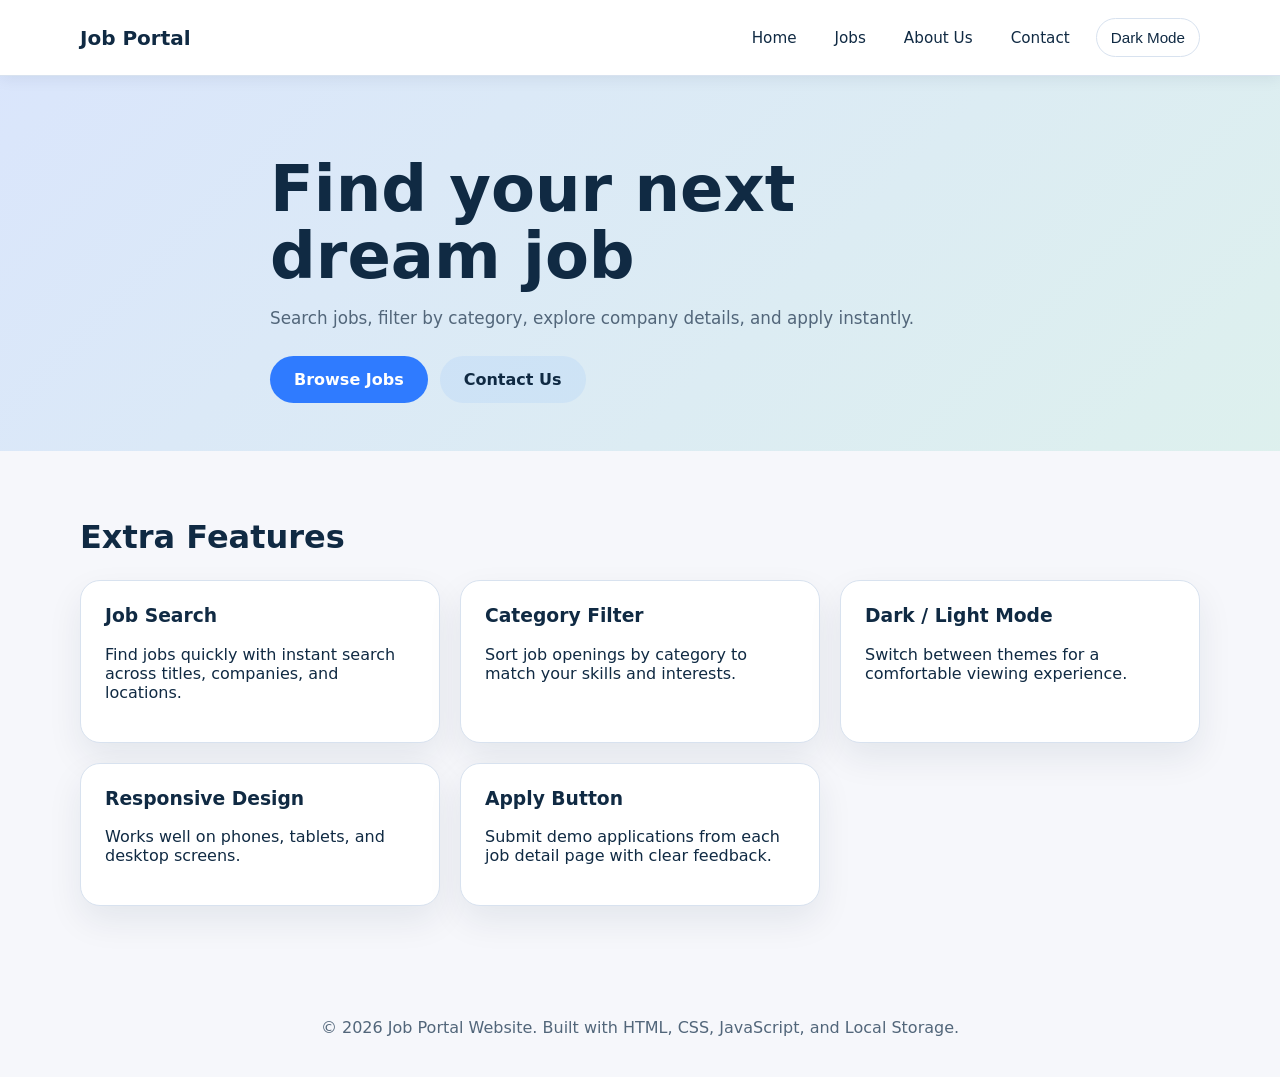
<file: index.html>
<!DOCTYPE html>
<html lang="en">
<head>
  <meta charset="UTF-8" />
  <meta name="viewport" content="width=device-width, initial-scale=1.0" />
  <title>Job Portal Website</title>
  <link rel="stylesheet" href="css/styles.css" />
</head>
<body>
  <header class="site-header">
    <div class="container header-inner">
      <a href="index.html" class="logo">Job Portal</a>
      <nav class="main-nav">
        <a href="index.html">Home</a>
        <a href="jobs.html">Jobs</a>
        <a href="about.html">About Us</a>
        <a href="contact.html">Contact</a>
        <button id="themeToggle" class="theme-toggle">Dark Mode</button>
      </nav>
    </div>
  </header>

  <main>
    <section class="hero">
      <div class="container hero-content">
        <h1>Find your next dream job</h1>
        <p>Search jobs, filter by category, explore company details, and apply instantly.</p>
        <div class="hero-actions">
          <a href="jobs.html" class="button primary">Browse Jobs</a>
          <a href="contact.html" class="button secondary">Contact Us</a>
        </div>
      </div>
    </section>

    <section class="features container">
      <h2>Extra Features</h2>
      <div class="feature-grid">
        <article>
          <h3>Job Search</h3>
          <p>Find jobs quickly with instant search across titles, companies, and locations.</p>
        </article>
        <article>
          <h3>Category Filter</h3>
          <p>Sort job openings by category to match your skills and interests.</p>
        </article>
        <article>
          <h3>Dark / Light Mode</h3>
          <p>Switch between themes for a comfortable viewing experience.</p>
        </article>
        <article>
          <h3>Responsive Design</h3>
          <p>Works well on phones, tablets, and desktop screens.</p>
        </article>
        <article>
          <h3>Apply Button</h3>
          <p>Submit demo applications from each job detail page with clear feedback.</p>
        </article>
      </div>
    </section>
  </main>

  <footer class="site-footer">
    <div class="container">
      <p>© 2026 Job Portal Website. Built with HTML, CSS, JavaScript, and Local Storage.</p>
    </div>
  </footer>

  <script src="js/app.js"></script>
</body>
</html>
</file>
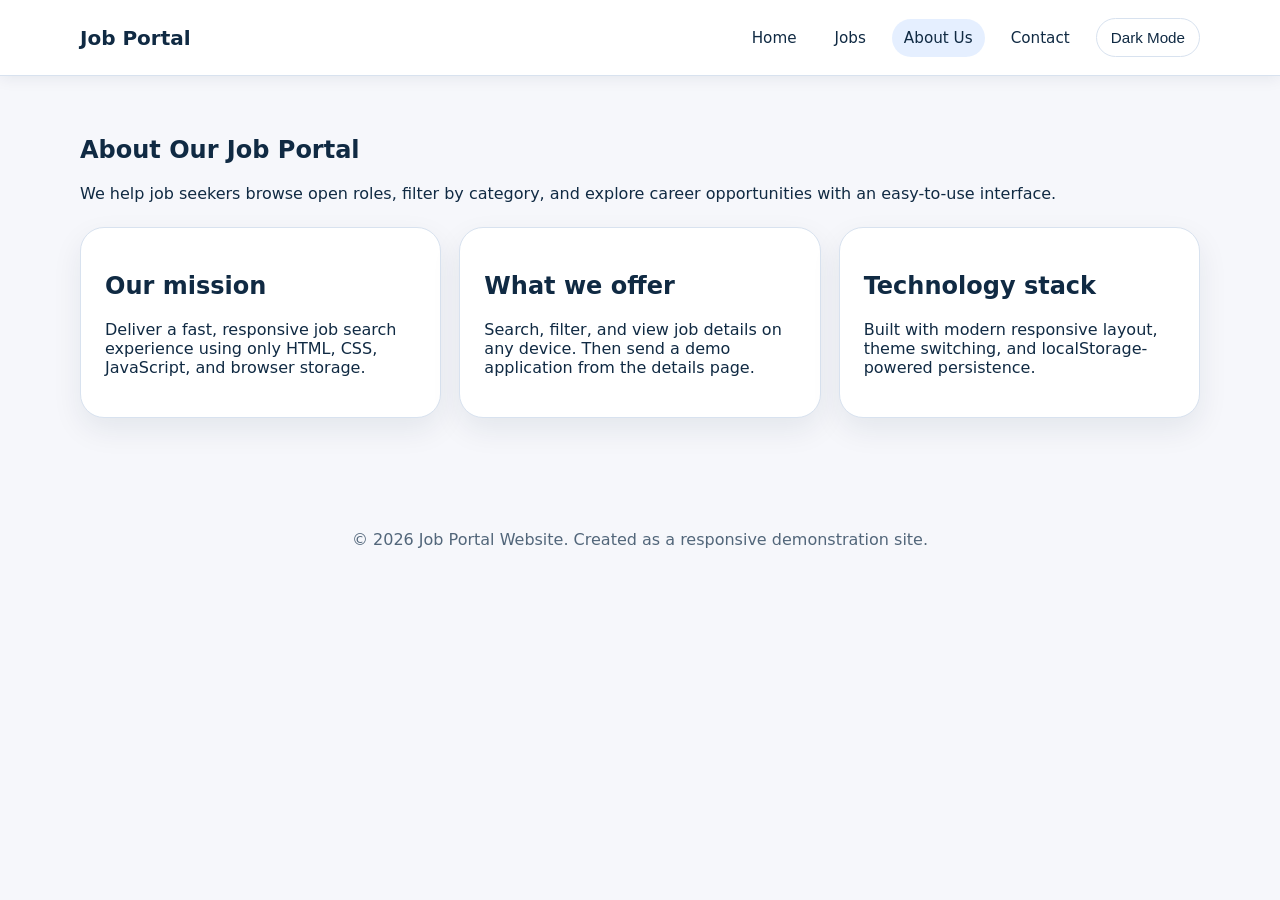
<file: about.html>
<!DOCTYPE html>
<html lang="en">
<head>
  <meta charset="UTF-8" />
  <meta name="viewport" content="width=device-width, initial-scale=1.0" />
  <title>About Us | Job Portal</title>
  <link rel="stylesheet" href="css/styles.css" />
</head>
<body>
  <header class="site-header">
    <div class="container header-inner">
      <a href="index.html" class="logo">Job Portal</a>
      <nav class="main-nav">
        <a href="index.html">Home</a>
        <a href="jobs.html">Jobs</a>
        <a href="about.html" class="active">About Us</a>
        <a href="contact.html">Contact</a>
        <button id="themeToggle" class="theme-toggle">Dark Mode</button>
      </nav>
    </div>
  </header>

  <main class="container about-content">
    <section>
      <h1>About Our Job Portal</h1>
      <p>We help job seekers browse open roles, filter by category, and explore career opportunities with an easy-to-use interface.</p>
      <div class="about-grid">
        <article>
          <h2>Our mission</h2>
          <p>Deliver a fast, responsive job search experience using only HTML, CSS, JavaScript, and browser storage.</p>
        </article>
        <article>
          <h2>What we offer</h2>
          <p>Search, filter, and view job details on any device. Then send a demo application from the details page.</p>
        </article>
        <article>
          <h2>Technology stack</h2>
          <p>Built with modern responsive layout, theme switching, and localStorage-powered persistence.</p>
        </article>
      </div>
    </section>
  </main>

  <footer class="site-footer">
    <div class="container">
      <p>© 2026 Job Portal Website. Created as a responsive demonstration site.</p>
    </div>
  </footer>

  <script src="js/app.js"></script>
</body>
</html>
</file>
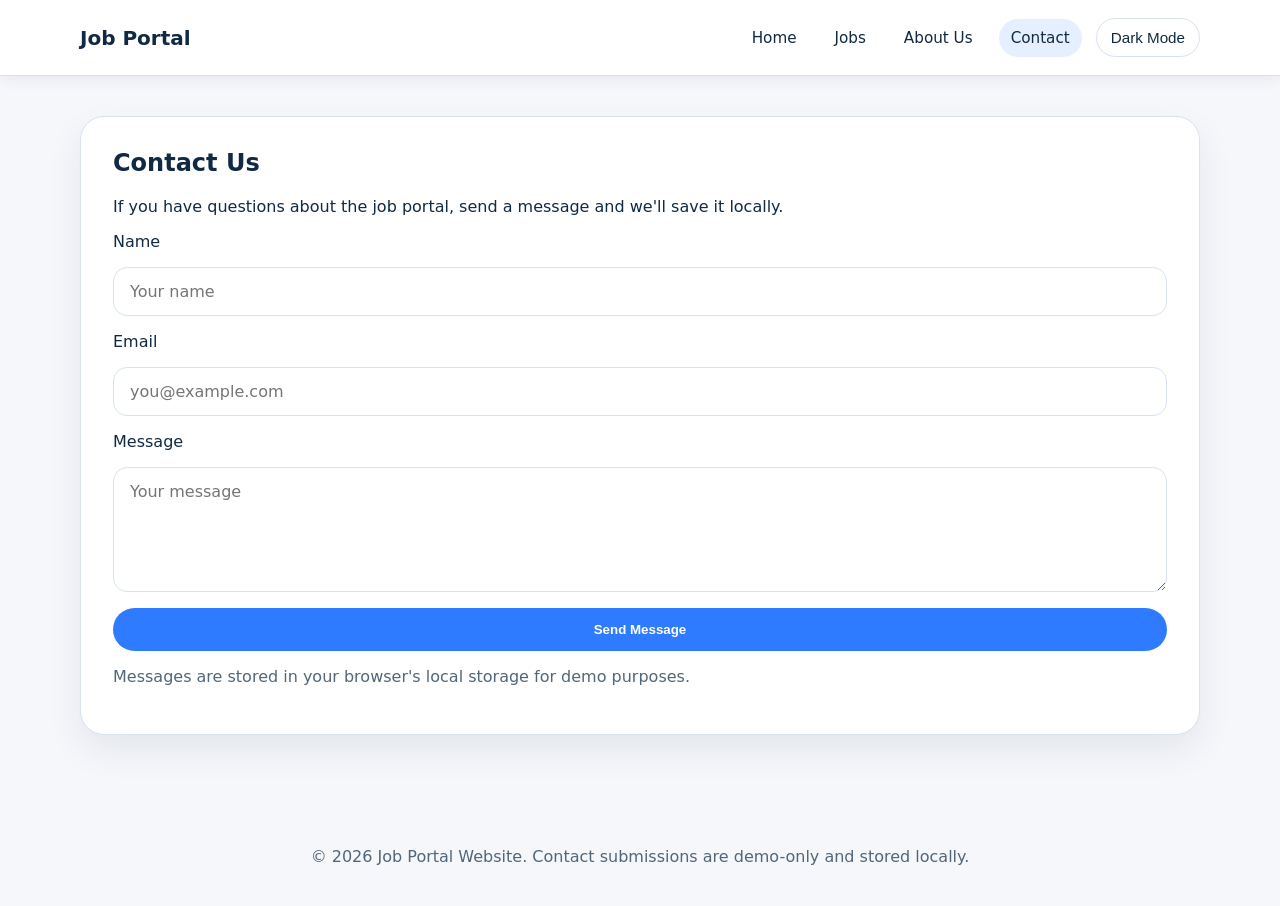
<file: contact.html>
<!DOCTYPE html>
<html lang="en">
<head>
  <meta charset="UTF-8" />
  <meta name="viewport" content="width=device-width, initial-scale=1.0" />
  <title>Contact | Job Portal</title>
  <link rel="stylesheet" href="css/styles.css" />
</head>
<body>
  <header class="site-header">
    <div class="container header-inner">
      <a href="index.html" class="logo">Job Portal</a>
      <nav class="main-nav">
        <a href="index.html">Home</a>
        <a href="jobs.html">Jobs</a>
        <a href="about.html">About Us</a>
        <a href="contact.html" class="active">Contact</a>
        <button id="themeToggle" class="theme-toggle">Dark Mode</button>
      </nav>
    </div>
  </header>

  <main class="container contact-page">
    <section class="contact-card">
      <h1>Contact Us</h1>
      <p>If you have questions about the job portal, send a message and we'll save it locally.</p>
      <form id="contactForm">
        <label for="contactName">Name</label>
        <input id="contactName" type="text" required placeholder="Your name" />

        <label for="contactEmail">Email</label>
        <input id="contactEmail" type="email" required placeholder="you@example.com" />

        <label for="contactMessage">Message</label>
        <textarea id="contactMessage" rows="5" required placeholder="Your message"></textarea>

        <button class="button primary" type="submit">Send Message</button>
      </form>
      <p class="form-note">Messages are stored in your browser's local storage for demo purposes.</p>
      <div id="contactFeedback" class="feedback"></div>
    </section>
  </main>

  <footer class="site-footer">
    <div class="container">
      <p>© 2026 Job Portal Website. Contact submissions are demo-only and stored locally.</p>
    </div>
  </footer>

  <script src="js/app.js"></script>
</body>
</html>
</file>
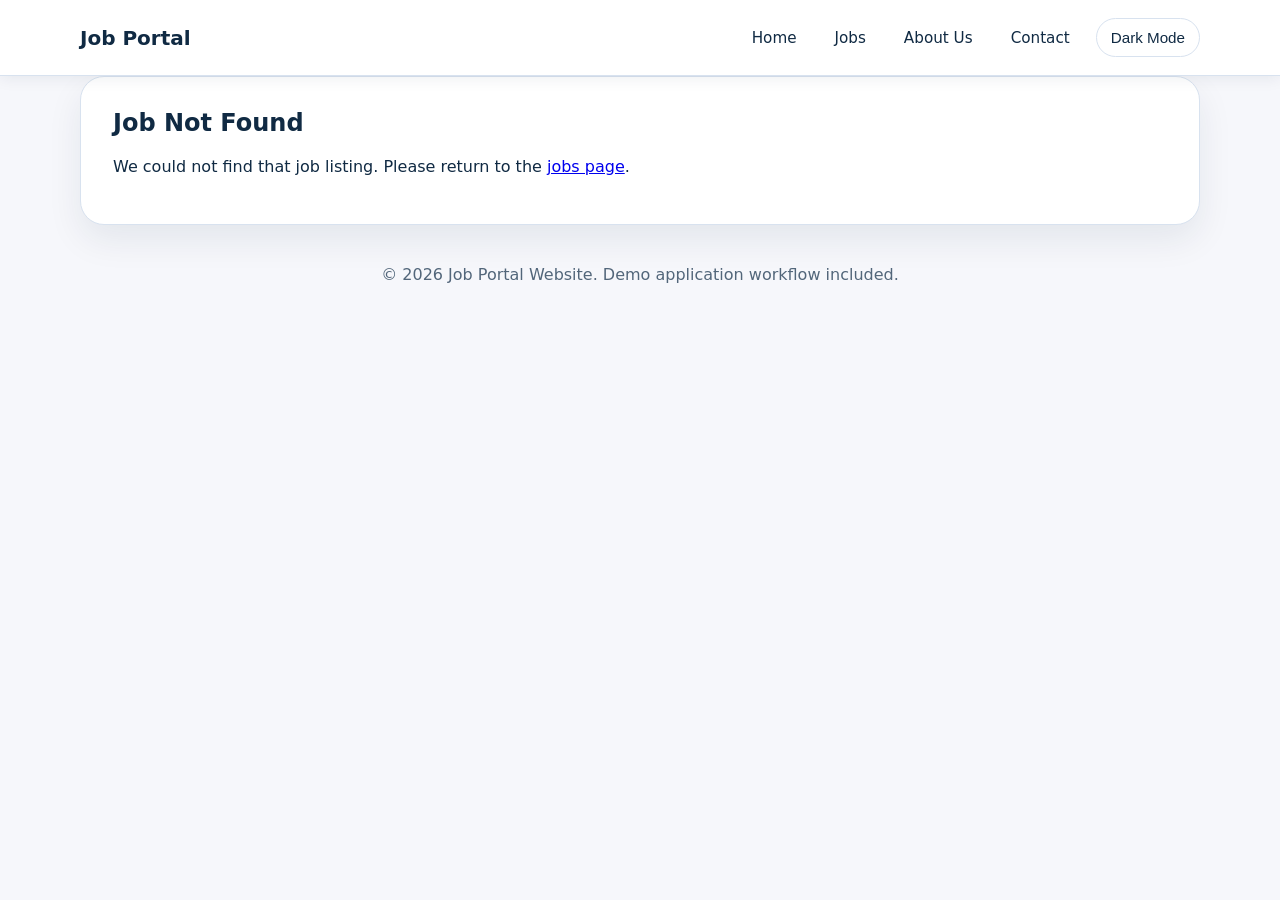
<file: job-details.html>
<!DOCTYPE html>
<html lang="en">
<head>
  <meta charset="UTF-8" />
  <meta name="viewport" content="width=device-width, initial-scale=1.0" />
  <title>Job Details | Job Portal</title>
  <link rel="stylesheet" href="css/styles.css" />
</head>
<body>
  <header class="site-header">
    <div class="container header-inner">
      <a href="index.html" class="logo">Job Portal</a>
      <nav class="main-nav">
        <a href="index.html">Home</a>
        <a href="jobs.html">Jobs</a>
        <a href="about.html">About Us</a>
        <a href="contact.html">Contact</a>
        <button id="themeToggle" class="theme-toggle">Dark Mode</button>
      </nav>
    </div>
  </header>

  <main class="container details-page">
    <section id="jobDetailsContainer">
      <!-- Job detail content injected by JavaScript -->
    </section>
  </main>

  <footer class="site-footer">
    <div class="container">
      <p>© 2026 Job Portal Website. Demo application workflow included.</p>
    </div>
  </footer>

  <script src="js/app.js"></script>
</body>
</html>
</file>
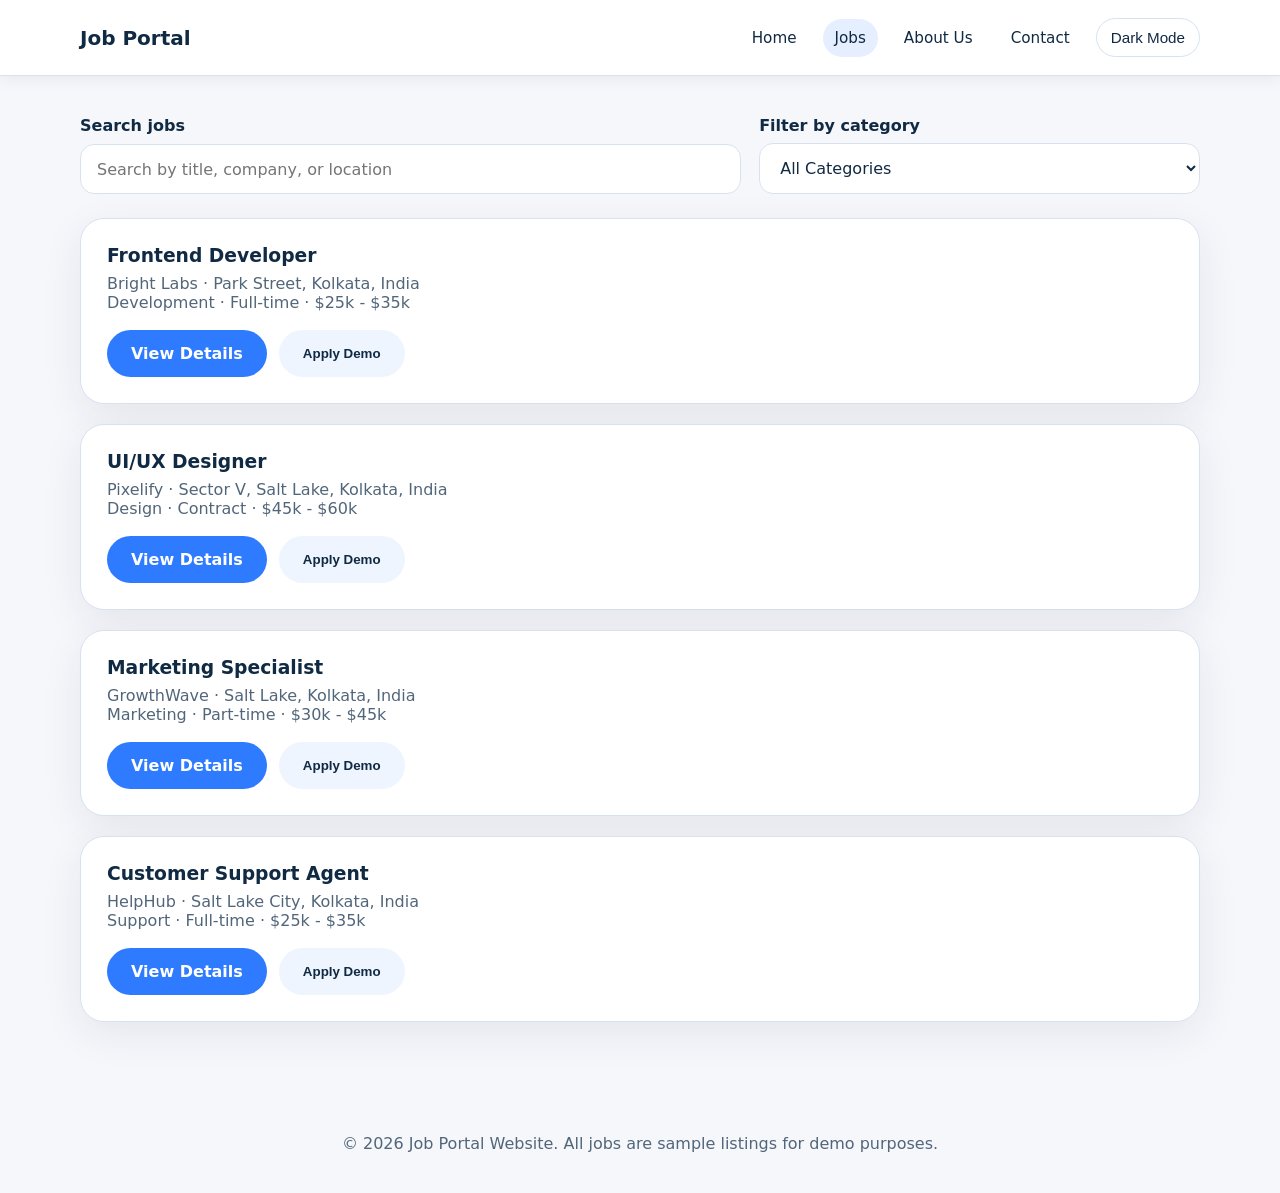
<file: jobs.html>
<!DOCTYPE html>
<html lang="en">
<head>
  <meta charset="UTF-8" />
  <meta name="viewport" content="width=device-width, initial-scale=1.0" />
  <title>Jobs | Job Portal</title>
  <link rel="stylesheet" href="css/styles.css" />
</head>
<body>
  <header class="site-header">
    <div class="container header-inner">
      <a href="index.html" class="logo">Job Portal</a>
      <nav class="main-nav">
        <a href="index.html">Home</a>
        <a href="jobs.html" class="active">Jobs</a>
        <a href="about.html">About Us</a>
        <a href="contact.html">Contact</a>
        <button id="themeToggle" class="theme-toggle">Dark Mode</button>
      </nav>
    </div>
  </header>

  <main class="container">
    <section class="search-panel">
      <div class="search-row">
        <div class="search-field">
          <label for="jobSearch">Search jobs</label>
          <input id="jobSearch" type="search" placeholder="Search by title, company, or location" />
        </div>
        <div class="search-field">
          <label for="categoryFilter">Filter by category</label>
          <select id="categoryFilter">
            <option value="all">All Categories</option>
            <option value="Design">Design</option>
            <option value="Development">Development</option>
            <option value="Marketing">Marketing</option>
            <option value="Support">Support</option>
          </select>
        </div>
      </div>
    </section>

    <section class="jobs-list" id="jobsList">
      <!-- Job cards rendered by JavaScript -->
    </section>
  </main>

  <footer class="site-footer">
    <div class="container">
      <p>© 2026 Job Portal Website. All jobs are sample listings for demo purposes.</p>
    </div>
  </footer>

  <script src="js/app.js"></script>
</body>
</html>
</file>
<file: css/styles.css>
:root {
  --bg: #f6f7fb;
  --surface: #ffffff;
  --text: #102a43;
  --muted: #52667a;
  --primary: #2f7bff;
  --secondary: #2bbf8d;
  --border: #d8e2ef;
  --shadow: rgba(16, 42, 67, 0.08);
}

.dark-theme {
  --bg: #0b1120;
  --surface: #141d33;
  --text: #e2e8f0;
  --muted: #a8b8d0;
  --primary: #7da7ff;
  --secondary: #55d7a0;
  --border: #293657;
  --shadow: rgba(0, 0, 0, 0.3);
}

* {
  box-sizing: border-box;
}

body {
  margin: 0;
  font-family: Inter, system-ui, -apple-system, BlinkMacSystemFont, "Segoe UI", sans-serif;
  background: var(--bg);
  color: var(--text);
  min-height: 100vh;
}

img {
  max-width: 100%;
}

.container {
  width: min(1120px, calc(100% - 32px));
  margin: 0 auto;
}

.site-header {
  background: var(--surface);
  border-bottom: 1px solid var(--border);
  box-shadow: 0 2px 15px var(--shadow);
  position: sticky;
  top: 0;
  z-index: 10;
}

.header-inner {
  display: flex;
  align-items: center;
  justify-content: space-between;
  gap: 16px;
  padding: 18px 0;
}

.logo {
  font-weight: 700;
  font-size: 1.25rem;
  text-decoration: none;
  color: var(--text);
}

.main-nav {
  display: flex;
  align-items: center;
  gap: 14px;
  flex-wrap: wrap;
}

.main-nav a,
.theme-toggle {
  color: var(--text);
  text-decoration: none;
  font-size: 0.95rem;
}

.main-nav a {
  padding: 10px 12px;
  border-radius: 999px;
}

.main-nav a:hover,
.main-nav a.active {
  background: rgba(47, 123, 255, 0.12);
}

.theme-toggle {
  background: transparent;
  border: 1px solid var(--border);
  border-radius: 999px;
  padding: 10px 14px;
  cursor: pointer;
}

.hero {
  padding: 80px 0 48px;
  background: linear-gradient(135deg, rgba(47, 123, 255, 0.14), rgba(43, 191, 141, 0.12));
}

.hero-content {
  max-width: 740px;
}

.hero h1 {
  margin: 0 0 18px;
  font-size: clamp(2.5rem, 5vw, 4rem);
  line-height: 1.05;
}

.hero p {
  margin: 0 0 28px;
  color: var(--muted);
  font-size: 1.05rem;
}

.hero-actions {
  display: flex;
  flex-wrap: wrap;
  gap: 12px;
}

.button {
  display: inline-flex;
  align-items: center;
  justify-content: center;
  padding: 14px 24px;
  border: none;
  border-radius: 999px;
  font-weight: 600;
  cursor: pointer;
  text-decoration: none;
}

.button.primary {
  background: var(--primary);
  color: white;
}

.button.secondary {
  background: rgba(47, 123, 255, 0.08);
  color: var(--text);
}

.features {
  padding: 40px 0 72px;
}

.features h2 {
  margin-bottom: 24px;
  font-size: 2rem;
}

.feature-grid {
  display: grid;
  grid-template-columns: repeat(auto-fit, minmax(220px, 1fr));
  gap: 20px;
}

.feature-grid article {
  background: var(--surface);
  border: 1px solid var(--border);
  border-radius: 20px;
  padding: 24px;
  box-shadow: 0 15px 35px var(--shadow);
}

.feature-grid h3 {
  margin-top: 0;
}

.search-panel {
  padding: 40px 0 24px;
}

.search-row {
  display: grid;
  gap: 18px;
}

.search-field {
  display: grid;
  gap: 8px;
}

.search-field label {
  font-weight: 600;
}

.search-field input,
.search-field select,
input,
textarea {
  width: 100%;
  padding: 14px 16px;
  border: 1px solid var(--border);
  border-radius: 14px;
  background: var(--surface);
  color: var(--text);
  font: inherit;
}

.jobs-list {
  display: grid;
  gap: 20px;
  padding-bottom: 72px;
}

.job-card {
  background: var(--surface);
  border: 1px solid var(--border);
  border-radius: 24px;
  padding: 26px;
  box-shadow: 0 12px 40px var(--shadow);
}

.job-card h3 {
  margin: 0 0 8px;
}

.job-card .job-meta,
.job-card .job-company {
  margin: 0;
  color: var(--muted);
}

.job-card .job-actions {
  margin-top: 18px;
  display: flex;
  flex-wrap: wrap;
  gap: 12px;
}

.detail-card,
.contact-card {
  background: var(--surface);
  border: 1px solid var(--border);
  border-radius: 24px;
  padding: 32px;
  box-shadow: 0 15px 35px var(--shadow);
}

.detail-card h1,
.contact-card h1 {
  margin-top: 0;
}

.job-info {
  display: grid;
  gap: 12px;
  margin: 22px 0;
}

.job-info span {
  display: inline-flex;
  gap: 8px;
  padding: 10px 14px;
  background: rgba(47, 123, 255, 0.08);
  border-radius: 999px;
  color: var(--text);
  font-size: 0.95rem;
}

.job-detail-list {
  margin: 24px 0 0;
  padding-left: 20px;
}

.job-detail-list li {
  margin-bottom: 12px;
}

.job-map {
  margin: 24px 0;
}

.job-map h2 {
  margin-bottom: 12px;
}

.map-frame {
  border-radius: 20px;
  overflow: hidden;
  border: 1px solid var(--border);
  box-shadow: 0 10px 30px var(--shadow);
}

.map-frame iframe {
  width: 100%;
  min-height: 300px;
  border: 0;
}

.contact-page {
  padding: 40px 0 72px;
}

.contact-card form {
  display: grid;
  gap: 16px;
}

.form-note {
  margin-top: 16px;
  color: var(--muted);
}

.feedback {
  margin-top: 12px;
  color: var(--secondary);
  font-weight: 600;
}

.about-content {
  padding: 40px 0 72px;
}

.about-grid {
  display: grid;
  gap: 18px;
  margin-top: 24px;
}

.about-grid article {
  background: var(--surface);
  border: 1px solid var(--border);
  border-radius: 24px;
  padding: 24px;
  box-shadow: 0 12px 30px var(--shadow);
}

.site-footer {
  padding: 24px 0;
  text-align: center;
  color: var(--muted);
}

@media (min-width: 700px) {
  .search-row {
    grid-template-columns: 1.5fr 1fr;
  }
}

@media (min-width: 900px) {
  .header-inner {
    align-items: center;
  }

  .feature-grid {
    grid-template-columns: repeat(3, minmax(0, 1fr));
  }

  .job-info {
    grid-template-columns: repeat(3, minmax(0, 1fr));
  }

  .about-grid {
    grid-template-columns: repeat(3, minmax(0, 1fr));
  }
}

@media (max-width: 670px) {
  .main-nav {
    justify-content: flex-end;
  }

  .hero {
    padding-top: 60px;
  }
}
</file>
